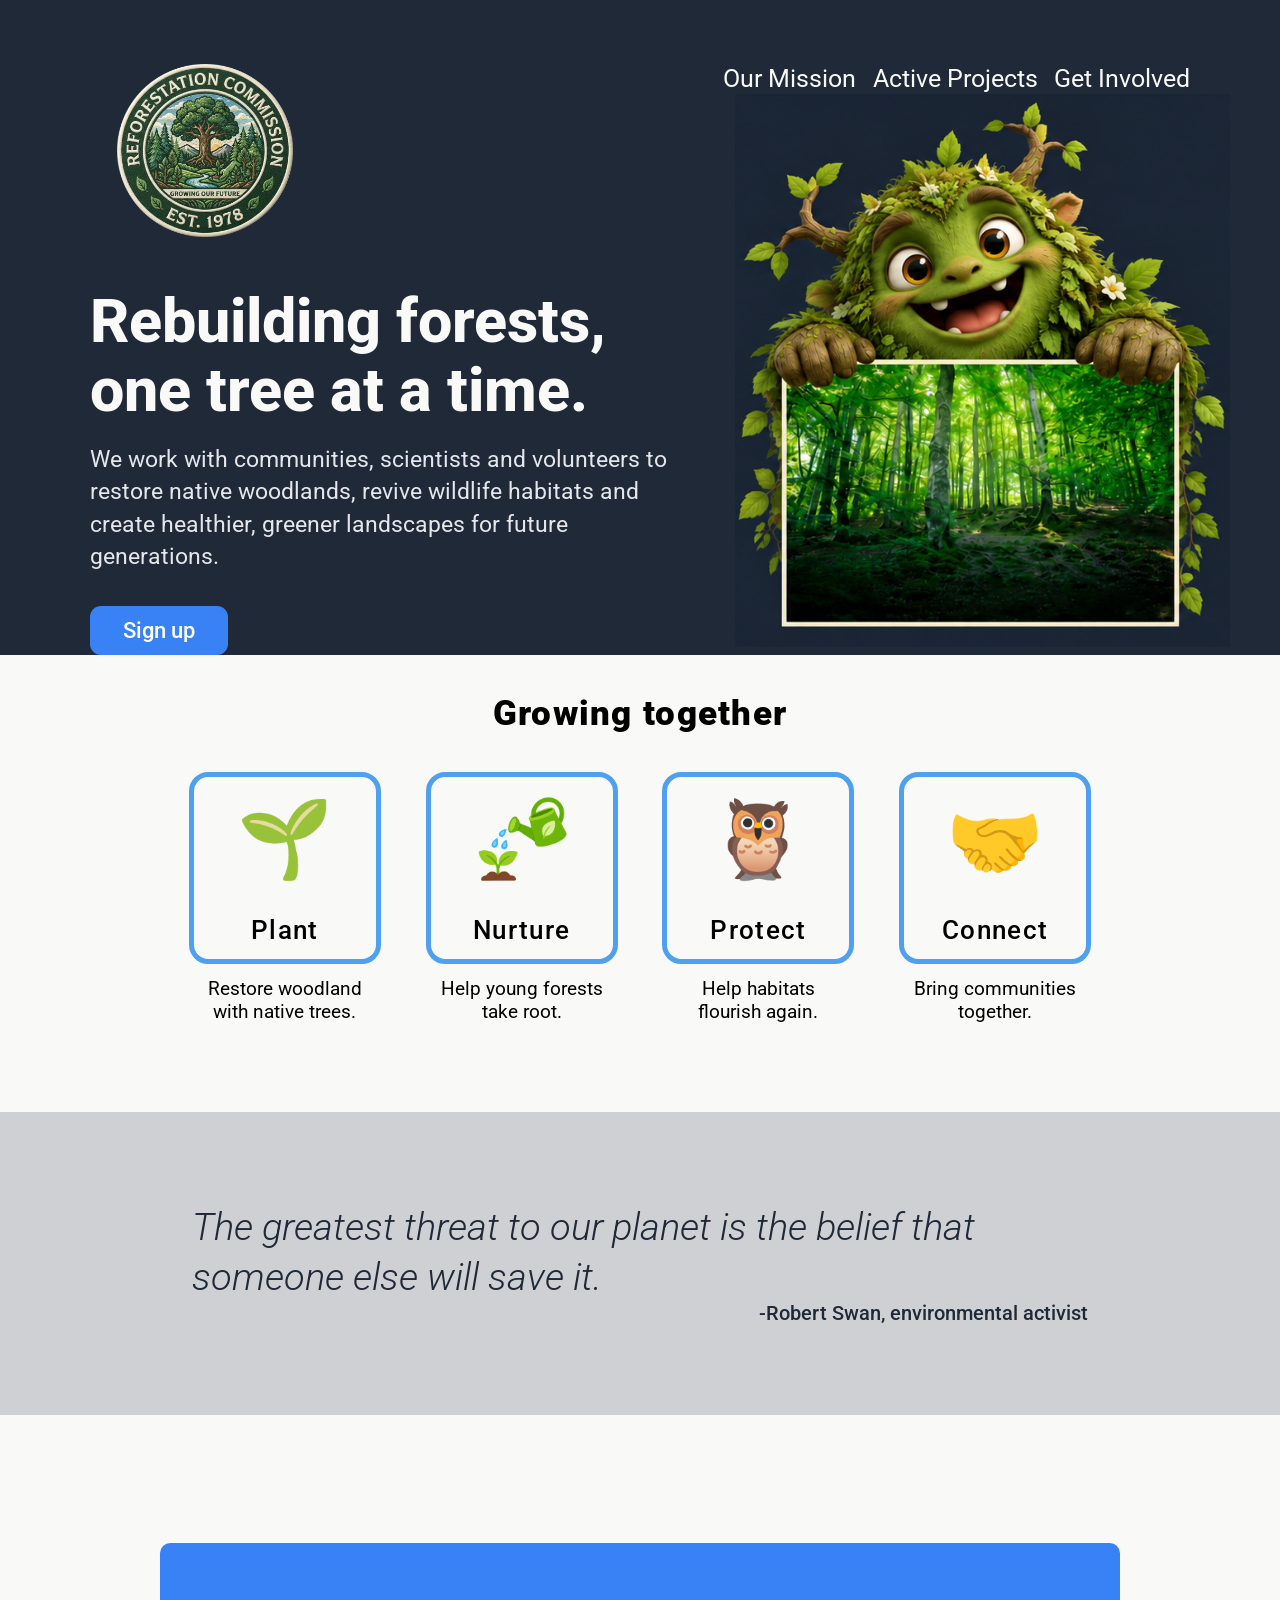
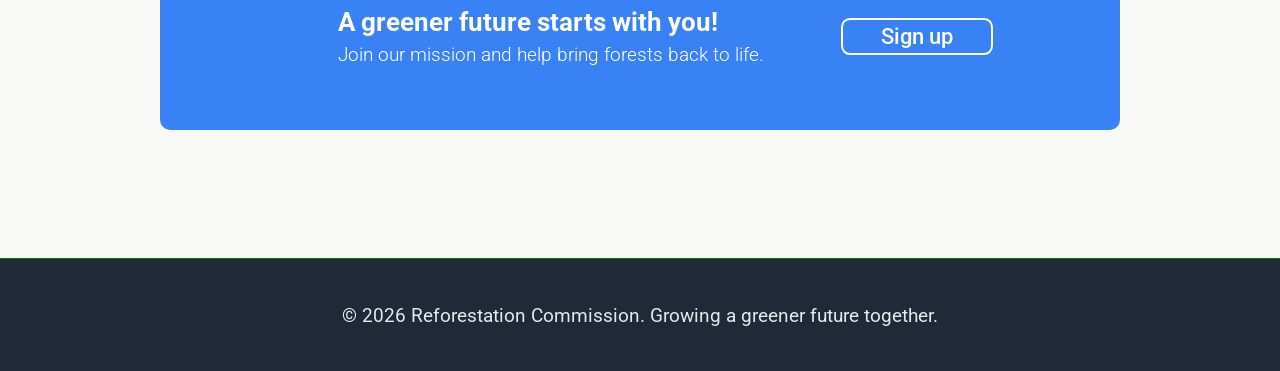
<file: index.html>
<!DOCTYPE html>
<html lang="en">

    <head>
        <meta charset="UTF-8">
        <meta name="viewport" content="width=device-width, initial-scale=1.0">
        <title>Reforestation Commission | Rebuilding Forests</title>
        <!-- <link rel="preconnect" href="https://fonts.googleapis.com">
        <link rel="preconnect" href="https://fonts.gstatic.com" crossorigin>
        <link href="https://fonts.googleapis.com/css2?family=Roboto:wght@400;800&display=optional" rel="stylesheet"> -->
        <link rel="preload" href="./fonts/roboto-variable-latin.woff2" as="font" type="font/woff2" crossorigin>
        <link rel="stylesheet" href="style.css">
    </head>

    <body>
        <div class="page">
            <header class="site-header">
                <div class="logo"><img src="IMG/logoCropped.png" alt="Reforestation Commission"
                        width="666" height="655"></div>
                <nav class="links" aria-label="Main navigation">
                    <ul>
                        <li><a href="#">Our Mission</a></li>
                        <li><a href="#">Active Projects</a></li>
                        <li><a href="#">Get Involved</a></li>
                    </ul>
                </nav>
            </header>
            <main class="main-content">
                <section class="hero">
                    <div class="hero-left">
                        <h1 class="largeText">Rebuilding forests,<br> one tree at a time.</h1>
                        <p class="smallText">We work with communities, scientists and volunteers to restore native
                            woodlands, revive wildlife habitats and create healthier, greener landscapes for future
                            generations.
                        </p>
                        <div class="blueButton">
                            <button type="button">Sign up</button>
                        </div>
                    </div>
                    <div class="hero-right"><img src="IMG/monsterWhiteFrame.png" alt="Friendly green forest mascot" width="599" height="669">
                    </div>
                </section>
                <section class="factCards" aria-labelledby="facts-heading">
                    <h2 class="factHeading" id="facts-heading">Growing together</h2>
                    <ul class="CDlower">
                        <li class="cardDescr">
                            <div class="CDpix">
                                <div class="icon" aria-hidden="true">🌱️</div>
                                <h3 class="text">Plant</h3>
                            </div>
                            <p class="CDdescr">Restore woodland with native trees.</p>
                        </li>
                        <li class="cardDescr">
                            <div class="CDpix">
                                <div class="icon"><img src="IMG/watering.png" alt="" width="1254" height="1254"></div>
                                <h3 class="text">Nurture</h3>
                            </div>
                            <p class="CDdescr">Help young forests take root.</p>
                        </li>
                        <li class="cardDescr">
                            <div class="CDpix">
                                <div class="icon" aria-hidden="true">🦉️</div>
                                <h3 class="text">Protect</h3>
                            </div>
                            <p class="CDdescr">Help habitats flourish&nbsp;again.</p>
                        </li>
                        <li class="cardDescr">
                            <div class="CDpix">
                                <div class="icon" aria-hidden="true">🤝️</div>
                                <h3 class="text">Connect</h3>
                            </div>
                            <p class="CDdescr">Bring communities together.</p>
                        </li>
                
                    </ul>
                </section>
                <section class="quote" aria-label="Environmental inspiration">
                   <figure class="quoteMiddle">
                       <blockquote class="quoteText">The greatest threat to our planet is the belief that someone else will save it.</blockquote>
                       <figcaption class="quoteAuthor">-Robert Swan, environmental activist</figcaption>
                   </figure>
                </section>
                <section class="call2action" aria-labelledby="cta-heading">
                    <div class="blueRectangle">
                        <div class="call2ActText">
                            <h2 class="call1" id="cta-heading">A greener future starts with you!</h2>
                            <p class="call2">Join our mission and help bring forests back to life.</p>
                        </div>
                        <div class="blueButton"><button type="button" class="cta-btn">Sign up</button></div>
                    </div>
                </section>
            </main>
            <footer class="footer">
                <p class="footerText">© 2026 Reforestation Commission. Growing a greener future together.</p>
            </footer>
        </div>
    </body>

</html>
</file>
<file: style.css>
@font-face {
    font-family: "Roboto";
    src: url("./fonts/roboto-variable-latin.woff2")
         format("woff2");
    font-style: normal;
    font-weight: 100 900;
    font-display: block;
}

@font-face {
    font-family: "Roboto";
    src: url("./fonts/roboto-variable-italic-latin.woff2")
         format("woff2");
    font-style: italic;
    font-weight: 100 900;
    font-display: block;
}

*,
*::before,
*::after {
    box-sizing: border-box;
}

body, .page, .site-header, .hero, .hero-left, .hero-right, .links, .links ul, .blueButton, .logo, .factCards, .quote, .quoteAuthor, .quoteMiddle, .call2action, .footer, .blueRectangle, .call2ActText, .factHeading, .cardDescr, .CDpix, .CDlower, .CDpix .icon, .CDpix .text, .main-content {
    display: flex;
}

.page, .quoteMiddle, .hero-left, .call2ActText, .factCards, .cardDescr, .CDpix, .main-content {
    flex-direction: column;
}

.CDpix .text, .CDdescr, .quote, .quoteText, .largeText, .smallText, .quoteAuthor, .call1, .call2, .footerText {
    margin: 0;
}

.CDlower {
    justify-content: center;
    gap: 3.5cqw;
    width: 100%;
    list-style: none;
    padding: 0;
    margin: 0 0 7cqw;
}

body {
    justify-content: center;
    margin: auto;
    background-color: green;
    font-family: Roboto, sans-serif;
}

button {
    white-space: nowrap;
    font-weight: 500;
}

.page {
    width: 100%;
    max-width: 1400px;
    min-width: 0;
}

.site-header, .hero {
    width: 100%;
    background-color: #1F2937;
    justify-content: space-between;
}

.site-header {
    container: siteHeader / inline-size;
    padding: 5% 7% 0;
}

.main-content {
    container: mainContent / inline-size;
    width: 100%;
}



.hero {
    container: hero / inline-size;
    align-items: flex-start;
    padding: 3.87cqw 7cqw 0;
}

.hero-left {
    width: 55%;
}

.hero-right {
    justify-content: center;
    align-items: center;
    margin-top: -17.5cqw;
    width: 45%;
}

.hero-right img {
    max-width: 100%;
    height: auto;
    margin-left: 7.2cqw;
}

.links {
    justify-content: flex-end;
    width: 50%;
}

.links ul {
    margin: 0;
    padding: 0;
    list-style-type: none;
    gap: 1.5cqw;
}

.links li {
    font-size: 2.24cqw;
}

.links a {
    text-decoration: none;
    color: #F9FAF8;
    white-space: nowrap;
}

.links a:hover {
    text-decoration: underline;
    text-decoration-color: rgb(74, 222, 128);
}

.blueButton button {
    font-family: inherit;
    background-color: #3882F6;
    color: white;
    padding: 1.1cqw 3cqw;
    font-size: 2cqw;
    margin-top: 1.3cqw;
    border-radius: 1cqw;
    border: 0;
}

.blueButton .cta-btn {
    border: 0.2cqw solid white;
    font-size: 1.7cqw;
    margin: 1cqw;
    padding: 0.3cqw 3cqw;
    border-radius: 0.7cqw;
}

.blueButton button:hover {
    background-color: #50A0F0;
}

.largeText,
.smallText {
    padding-bottom: 1.65cqw;
}

.largeText {
    font-size: 5.5cqw;
    font-weight: 800;
    width: 100%;
    color: #F9FAF8;
    line-height: 1.15;
}

.smallText {
    font-size: 2.1cqw;
    color: #E5E7EB;
    width: 100%;
    line-height: 1.4;
}

.logo {
    justify-content: flex-start;
    width: 50%;
    padding: 0 2.5cqw;
}

.logo img {
    width: 16cqw;
    height: auto;
}

.factCards, .quote, .call2action, .footer {
    width: 100%;
    max-width: 1400px;
}

.factCards, .call2action {
    background-color: #F9FAF8;
}

.factCards {
    container: factCards / inline-size;
}

.factHeading {
    font-size: 2.7cqw;
    font-weight: 900;
    justify-content: center;
    align-items:flex-start;
    margin: 3cqw 0;
    letter-spacing: 0.1cqw;
}

.cardDescr {
    width: 15cqw;
    gap: 1cqw;
}

.CDpix {
    aspect-ratio: 1 / 1;
    width: 100%;
    border: 0.4cqw solid #50A0F0;
    border-radius: 1.5cqw;
    overflow: hidden;
    gap: 1cqw;
}

.CDpix .icon {
    flex: 0 0 9cqw;
    width: 9cqw;
    align-self: center;
    font-size: 6cqw;
    line-height: 1;
    justify-content: center;
    align-items: center;
    margin: 0.4cqw 0;
}

.CDpix .icon img {
    width: 100%;
    height: auto;
}

.CDpix .text {
    justify-content: center;
    font-size: 2cqw;
    font-weight: 500;
    letter-spacing: 0.1cqw;
}

.CDdescr {
    font-size: 1.5cqw;
    text-align: center;
}

.quote {
    container: quote / inline-size;
    background-color: #cfd0d3;
    color: #1F2937;
}

.quoteText {
    font-weight: 300;
    font-style: italic;
    font-size: 3cqw;
    line-height: 1.3;
}

.quoteAuthor {
    font-weight: 500;
    font-size: 1.6cqw;
    justify-content: flex-end;
}

.quoteMiddle {
    width: 70cqw;
    justify-content: center;
    margin: 7cqw auto;
}

.call2action {
    container: call2action / inline-size;
}

.call1, .call2 {color: white;}

.call1 {
    font-size: 2cqw;
    font-weight: 700;
}

.call2 {
    font-size: 1.5cqw;
    font-weight: 300;
}

.call2ActText {
    padding: 5cqw;
    gap: 0.5cqw;
}

.blueRectangle {
    background-color: #3882F6;
    width: 75cqw;
    margin: 10cqw auto;
    justify-content: center;
    align-items: center;
    border-radius: 0.8cqw;
}

.footer {
    container: footer / inline-size;
    background-color: #1F2937;
    justify-content: center;
    align-items: center;
}

.footerText {
    font-size: 1.5cqw;
    padding: 3.5cqw 0;
    color: #E5E7EB;
}
</file>
